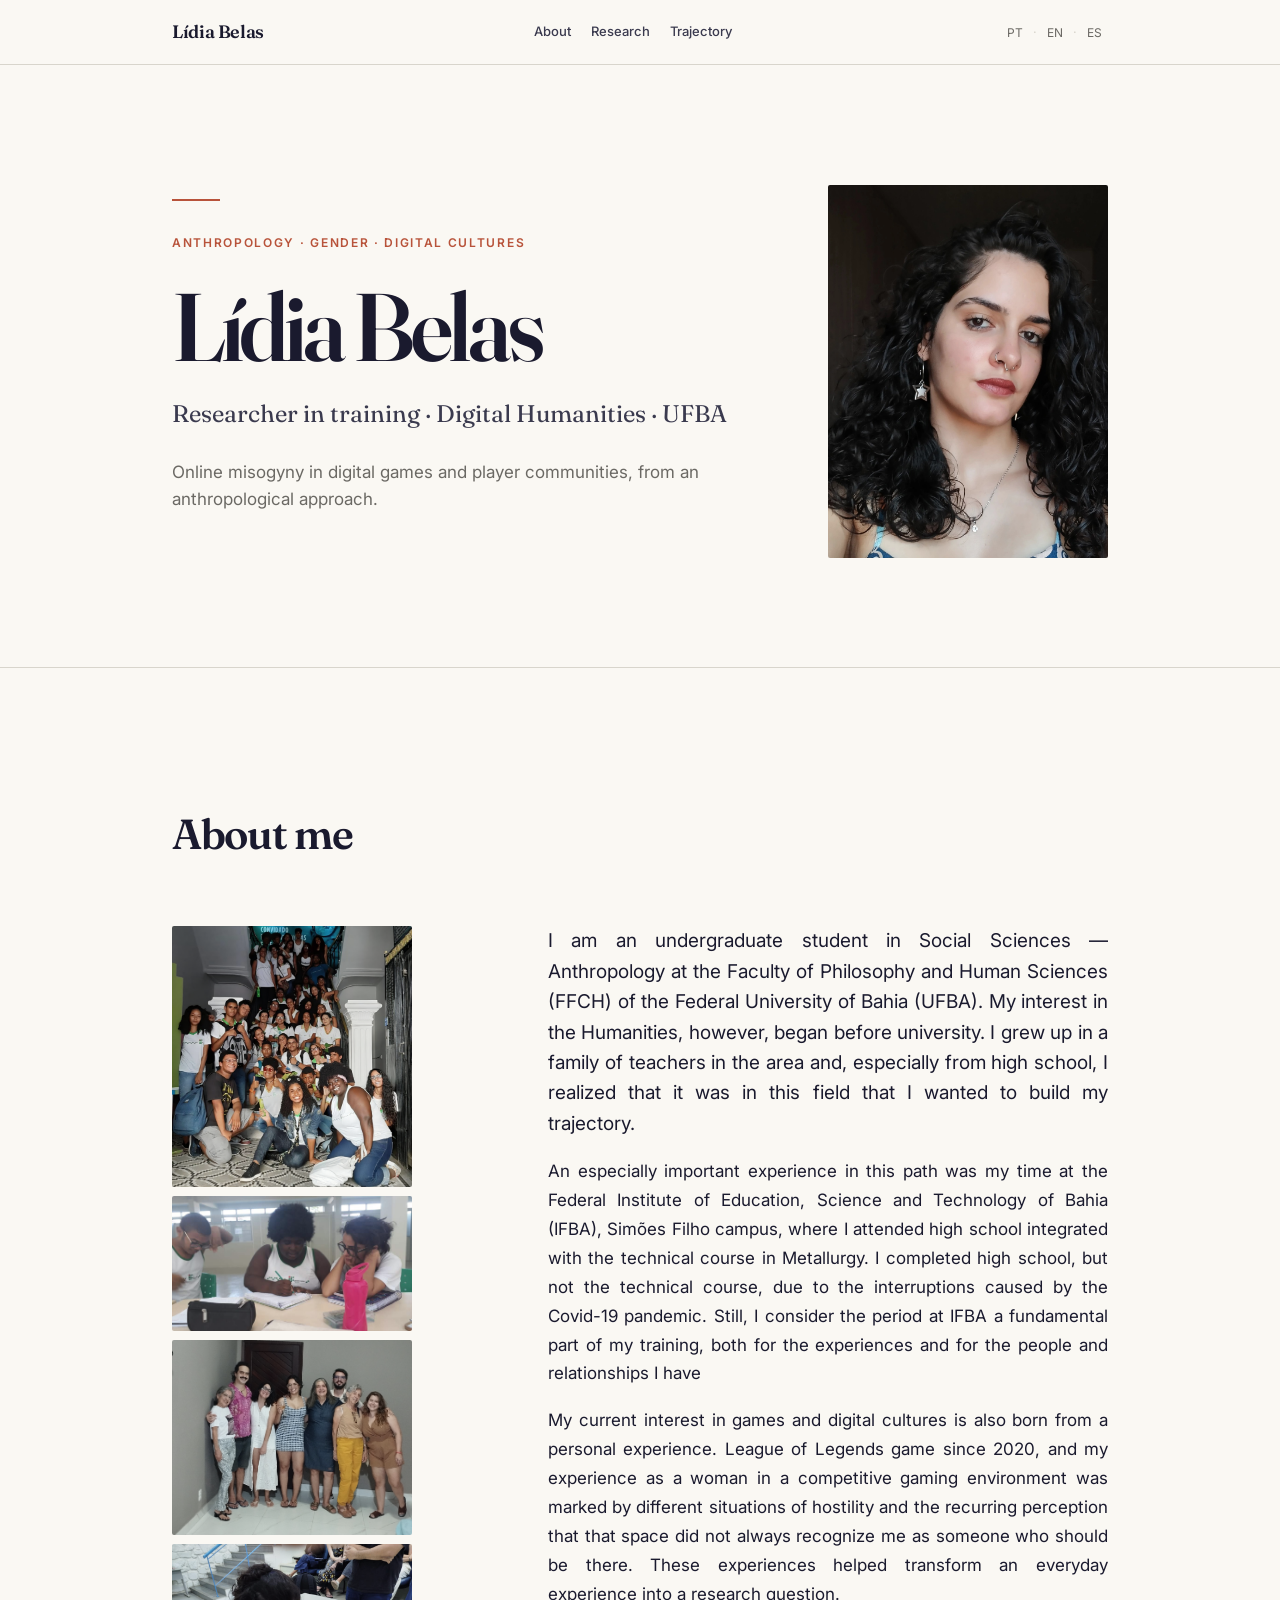
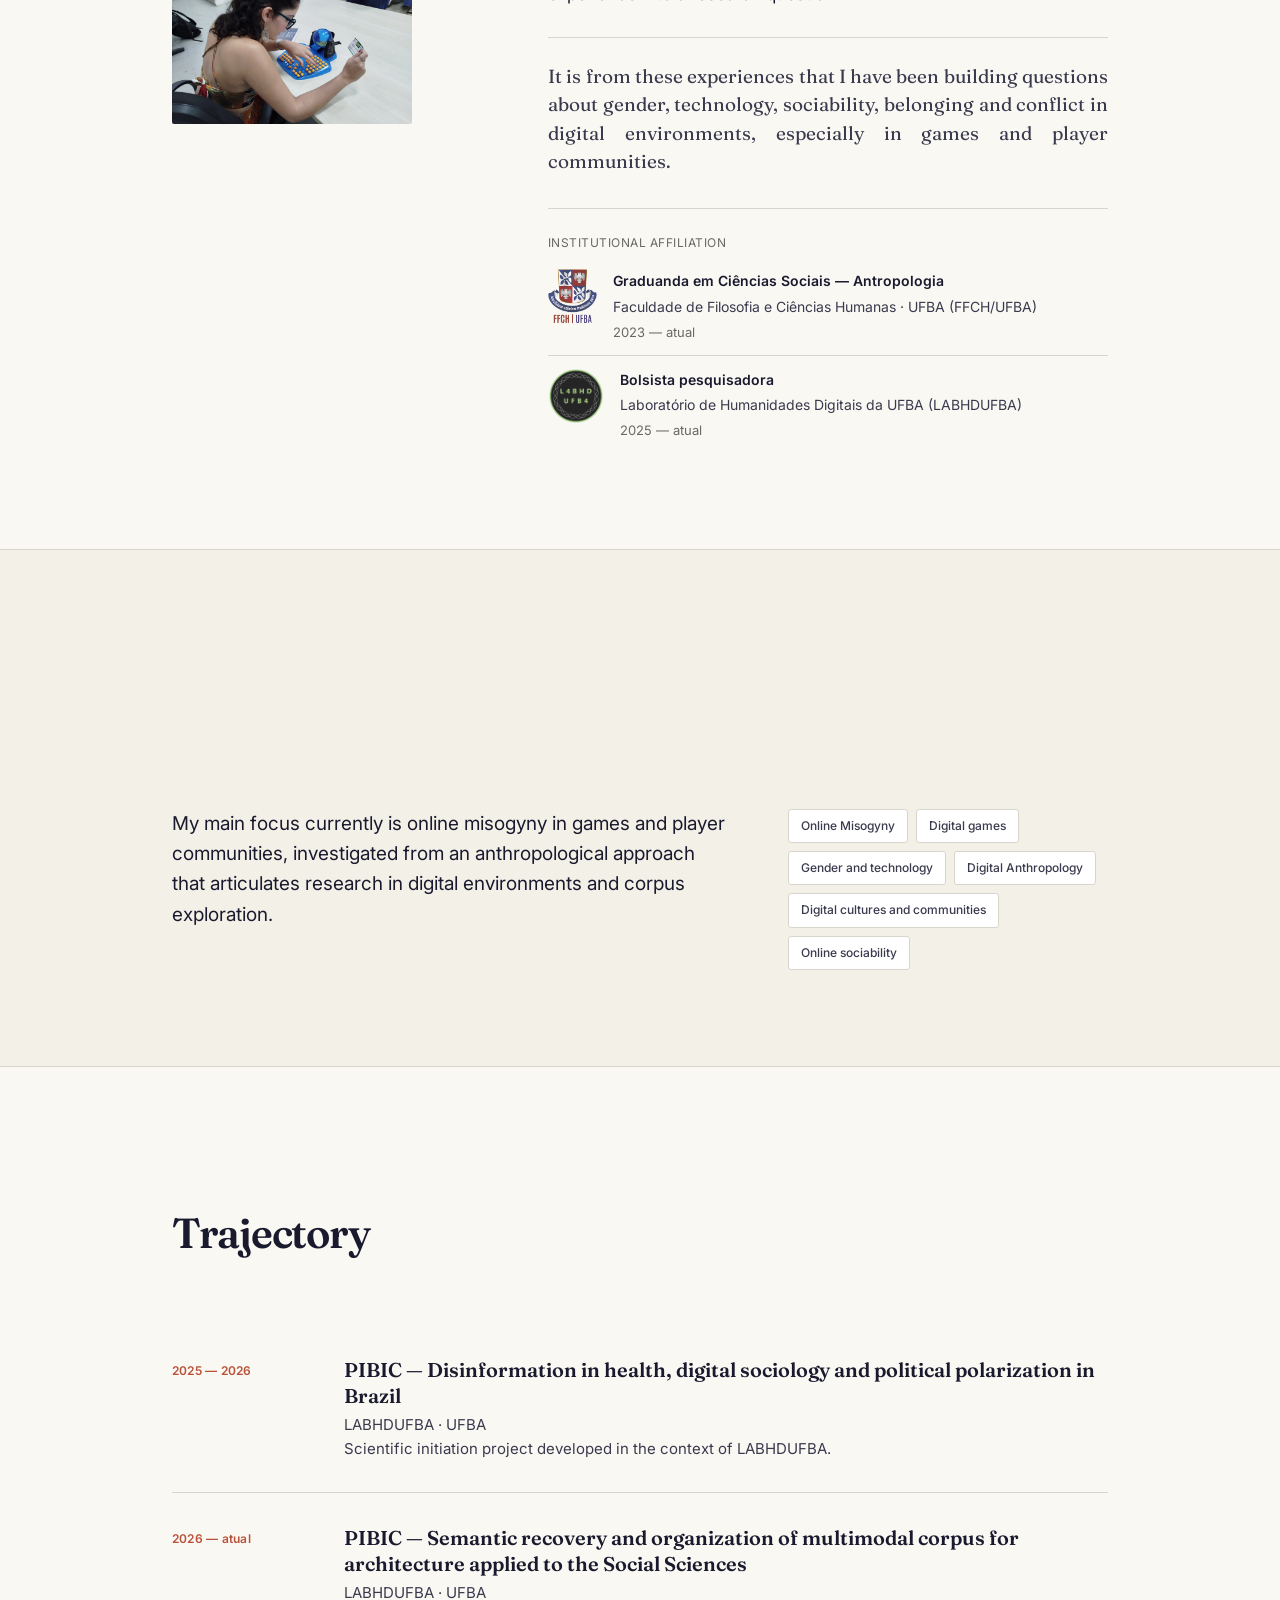
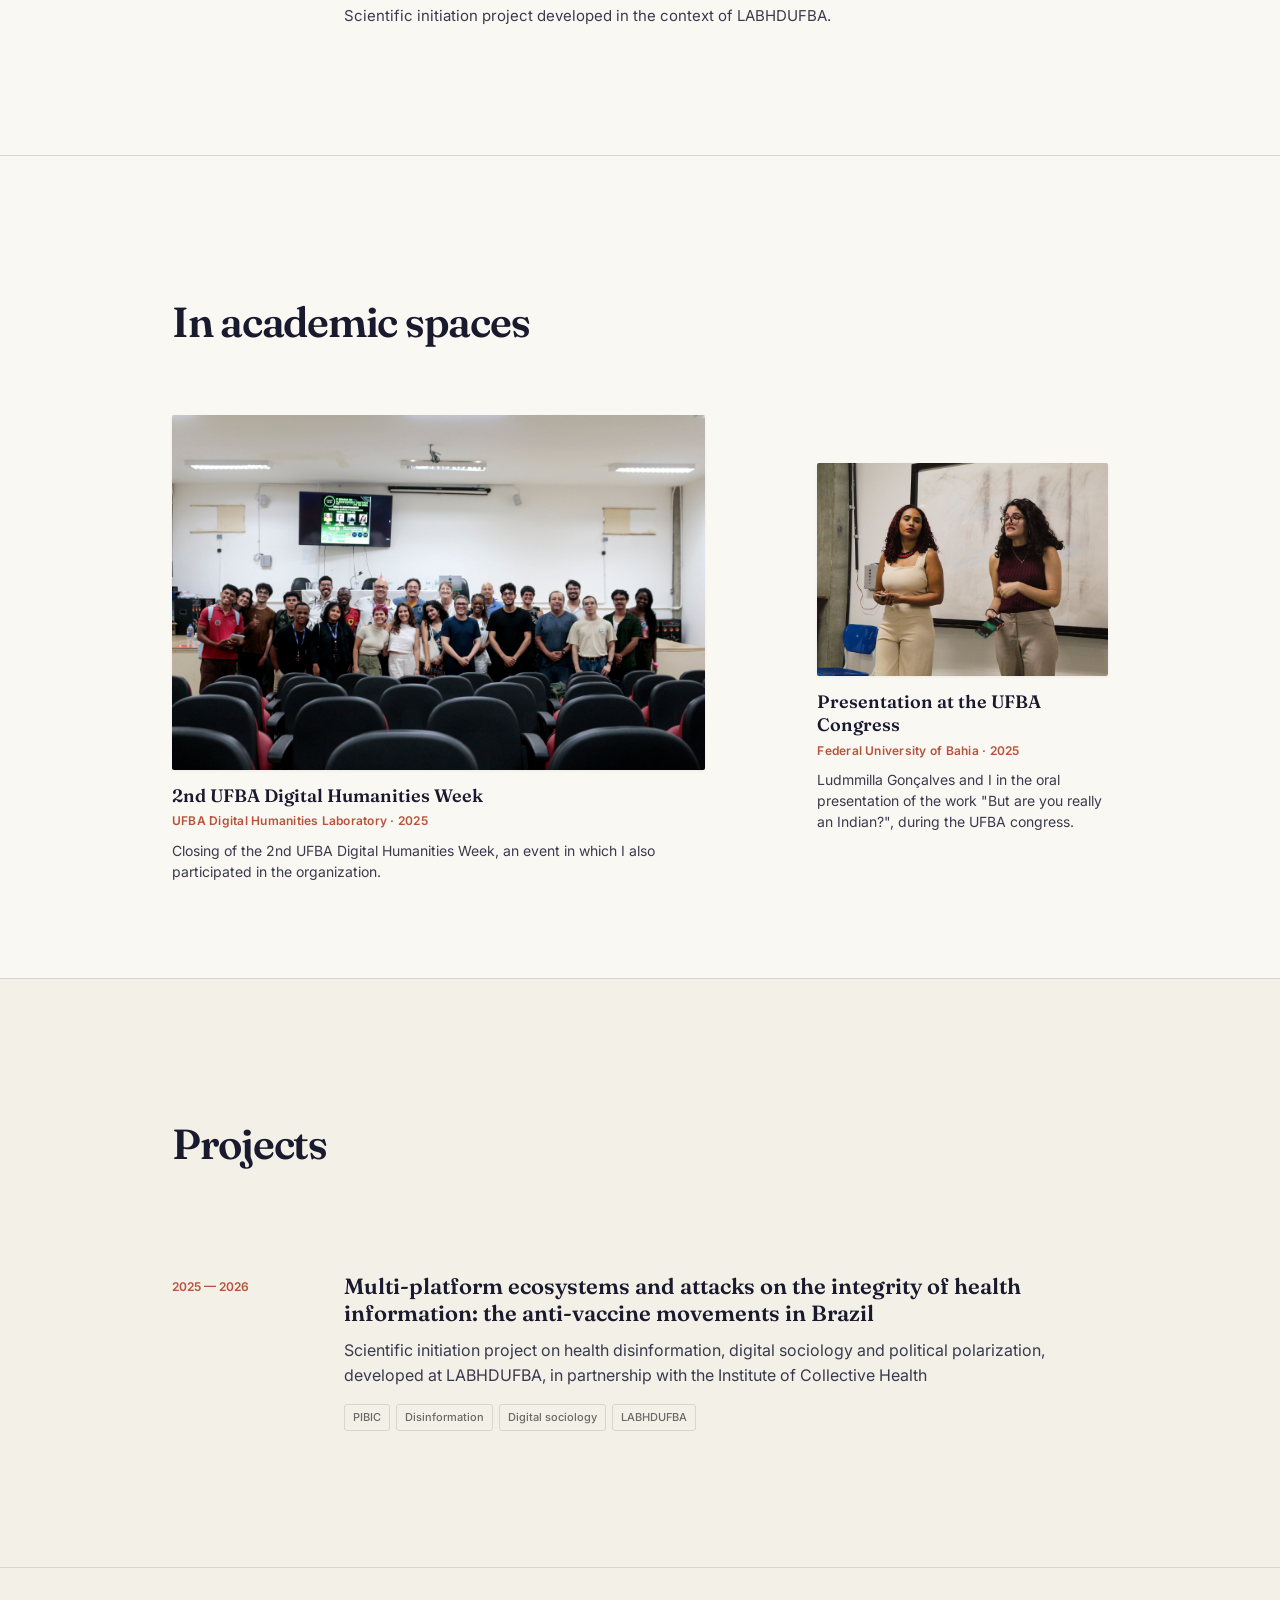
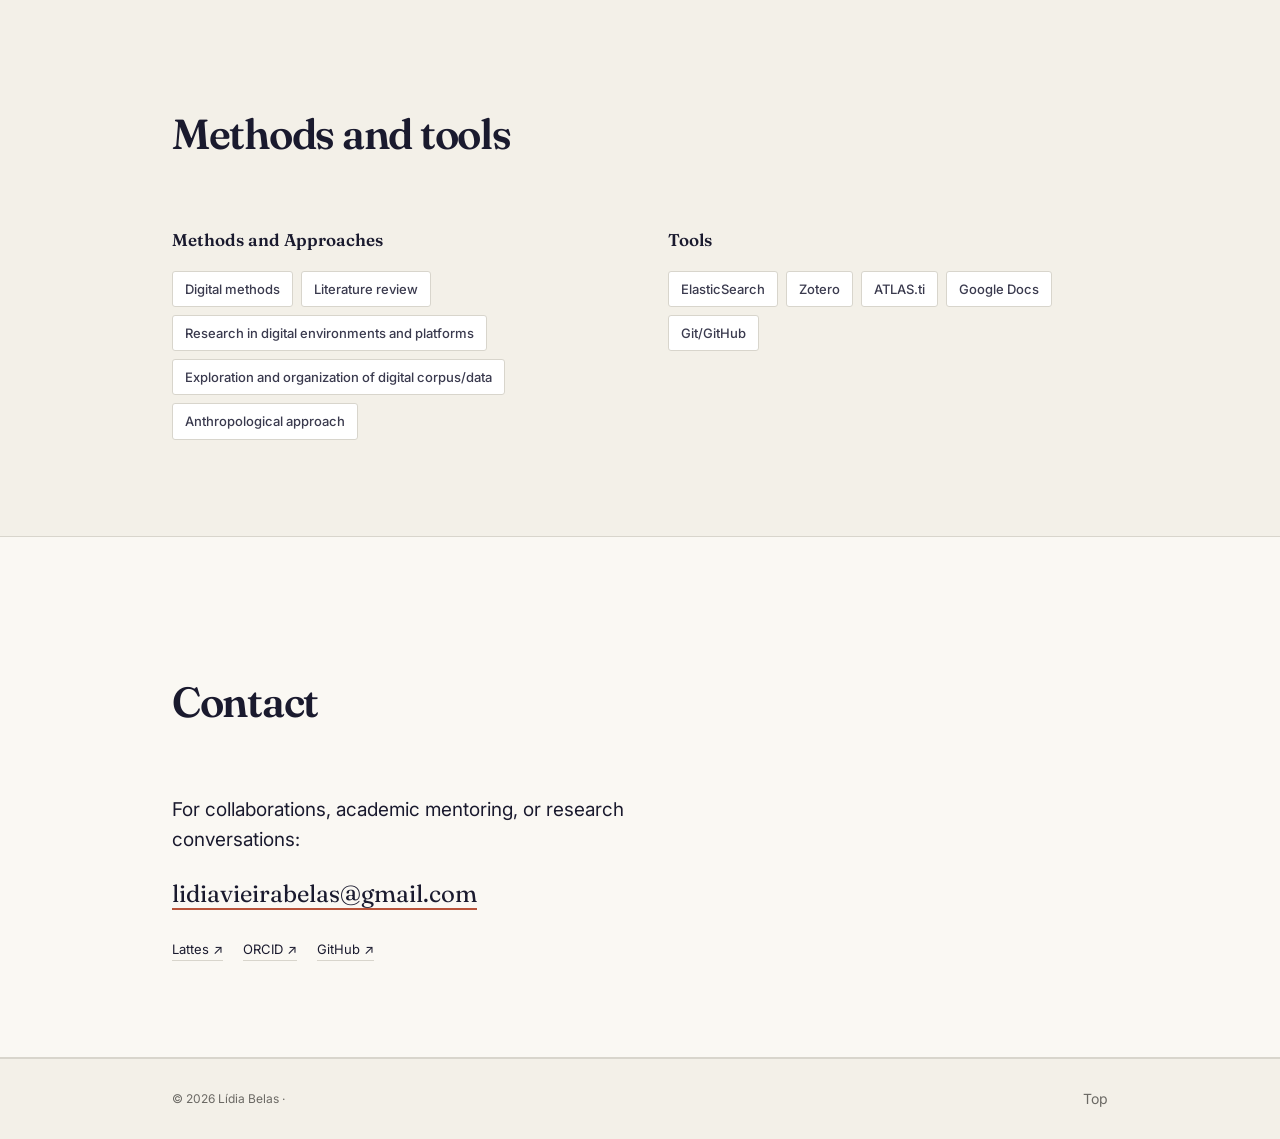
<file: index.html>
<!DOCTYPE html>
<html lang="pt-BR">
<head>
  <meta charset="UTF-8">
  <meta name="viewport" content="width=device-width, initial-scale=1.0">

  <!-- SEO -->
  <title>Lídia Belas — Pesquisadora · Antropologia Digital, Gênero e Culturas Digitais</title>
  <meta name="description" content="Lídia Belas — graduanda em Antropologia pela UFBA, bolsista PIBIC no LABHDUFBA. Pesquisa misoginia online, jogos digitais, gênero e tecnologia.">

  <!-- Open Graph -->
  <meta property="og:title" content="Lídia Belas — Antropologia Digital & Gênero">
  <meta property="og:description" content="Pesquisadora em formação · Humanidades Digitais · UFBA">
  <meta property="og:type" content="website">
  <meta property="og:url" content="https://lidibelas.github.io">
  <meta property="og:locale" content="pt_BR">
  <meta property="og:locale:alternate" content="en_US">
  <meta property="og:locale:alternate" content="es_ES">

  <!-- Twitter Card -->
  <meta name="twitter:card" content="summary">
  <meta name="twitter:title" content="Lídia Belas — Antropologia Digital & Gênero">
  <meta name="twitter:description" content="Pesquisadora em formação · Humanidades Digitais · UFBA">

  <!-- Canonical -->
  <link rel="canonical" href="https://lidibelas.github.io">
  <link rel="alternate" hreflang="pt" href="https://lidibelas.github.io">
  <link rel="alternate" hreflang="en" href="https://lidibelas.github.io/?lang=en">
  <link rel="alternate" hreflang="es" href="https://lidibelas.github.io/?lang=es">

  <!-- Favicon -->
  <link rel="icon" type="image/svg+xml" href="favicon.svg">

  <!-- Fonts -->
  <link rel="preconnect" href="https://fonts.googleapis.com">
  <link rel="preconnect" href="https://fonts.gstatic.com" crossorigin>
  <link href="https://fonts.googleapis.com/css2?family=Fraunces:opsz,wght@9..144,400;9..144,500;9..144,600;9..144,700&family=Inter:wght@400;500;600&display=swap" rel="stylesheet">

  <!-- Styles -->
  <link rel="stylesheet" href="styles.css">
</head>
<body>

  <a href="#main" class="skip-link" data-i18n="skipToContent">Pular para o conteúdo</a>

  <header class="site-header">
    <div class="shell header-inner">
      <a href="#top" class="wordmark">Lídia Belas</a>
      <nav class="site-nav" id="nav-menu" aria-label="Navegação principal"></nav>
      <div class="lang-switcher" id="lang-switcher" role="group" aria-label="Idioma"></div>
    </div>
  </header>

  <main id="main">

    <!-- Hero -->
    <section class="hero" id="top">
      <div class="shell hero-inner hero-grid">
        <div class="hero-content">
          <div class="hero-line"></div>
          <p class="hero-eyebrow" data-i18n="hero.eyebrow">Antropologia · Gênero · Culturas Digitais</p>
          <h1 class="hero-title">Lídia Belas</h1>
          <p class="hero-subtitle" data-i18n="hero.subtitle">Pesquisadora em formação · Humanidades Digitais · UFBA</p>
          <p class="hero-research" data-i18n="hero.research">Misoginia online em jogos digitais e comunidades de jogadores, a partir de uma abordagem antropológica.</p>
        </div>
        <div class="hero-photo" id="hero-photo"></div>
      </div>
    </section>

    <!-- Sobre -->
    <section class="section section-about" id="about">
      <div class="shell">
        <div class="section-header">
          <h2 class="section-label" data-i18n="about.label">Sobre</h2>
        </div>
        <div class="about-layout">
          <div class="about-photo" id="about-photo"></div>
          <div class="about-text">
            <p class="prose prose-lead" data-i18n="about.p1"></p>
            <p class="prose" data-i18n="about.p2"></p>
            <p class="prose" data-i18n="about.p3"></p>
            <p class="prose about-closing" data-i18n="about.p4"></p>
            <div class="about-affiliation" id="about-affiliation"></div>
          </div>
        </div>
      </div>
    </section>

    <!-- Agenda de pesquisa -->
    <section class="section section-research" id="research">
      <div class="shell">
        <div class="section-header">
          <h2 class="section-label" data-i18n="research.label">Agenda de pesquisa</h2>
        </div>
        <div class="research-layout">
          <div class="research-main">
            <p class="prose prose-lead" data-i18n="research.focus"></p>
          </div>
          <div class="research-keywords" id="research-keywords"></div>
        </div>
      </div>
    </section>

    <!-- Trajetória -->
    <section class="section section-trajectory" id="trajectory">
      <div class="shell">
        <div class="section-header">
          <h2 class="section-label" data-i18n="trajectory.label">Trajetória</h2>
        </div>
        <div class="timeline" id="timeline-container"></div>
      </div>
    </section>

    <!-- Registros -->
    <section class="section section-records" id="records" hidden>
      <div class="shell">
        <div class="section-header">
          <h2 class="section-label" data-i18n="records.label">Em espaços acadêmicos</h2>
        </div>
        <div class="records-container" id="records-container"></div>
      </div>
    </section>

    <!-- Projetos -->
    <section class="section section-projects" id="projects" hidden>
      <div class="shell">
        <div class="section-header">
          <h2 class="section-label" data-i18n="projects.label">Projetos</h2>
        </div>
        <div class="projects-list" id="projects-container"></div>
      </div>
    </section>

    <!-- Produção acadêmica -->
    <section class="section section-publications" id="publications" hidden>
      <div class="shell">
        <div class="section-header">
          <h2 class="section-label" data-i18n="publications.label">Produção acadêmica</h2>
        </div>
        <div class="publications-list" id="publications-container"></div>
      </div>
    </section>

    <!-- Métodos & ferramentas -->
    <section class="section section-methods" id="methods" hidden>
      <div class="shell">
        <div class="section-header">
          <h2 class="section-label" data-i18n="methods.label">Métodos & ferramentas</h2>
        </div>
        <div class="methods-layout" id="methods-container"></div>
      </div>
    </section>

    <!-- Contato -->
    <section class="section section-contact" id="contact" hidden>
      <div class="shell">
        <div class="section-header">
          <h2 class="section-label" data-i18n="contact.label">Contato</h2>
        </div>
        <div class="contact-content" id="contact-container"></div>
      </div>
    </section>

  </main>

  <footer class="site-footer">
    <div class="shell footer-inner">
      <span class="footer-text" id="footer-text"></span>
      <a href="#top" class="footer-back" data-i18n="footer.backTop">↑ topo</a>
    </div>
  </footer>

  <!-- Scripts -->
  <script src="config.js"></script>
  <script src="data/content.js"></script>
  <script src="data/records.js"></script>
  <script src="i18n.js"></script>
</body>
</html>
</file>
<file: styles.css>
/* ============================================
   styles.css — Estilos do site
   ============================================
   
   Para personalizar cores, fontes e espaçamentos,
   edite APENAS o bloco :root abaixo.
   Tudo o mais está em variáveis.
   ============================================ */

:root {
  /* --- Cores --- */
  --ink: #1a1a2e;           /* texto principal */
  --ink-soft: #3a3a4e;
  --paper: #faf8f3;         /* fundo quente */
  --paper-warm: #f3f0e8;    /* fundo alternativo */
  --card: #ffffff;
  --rule: #d8d5cc;          /* linhas */
  --muted: #6b6964;         /* texto secundário */
  --accent: #b8533a;        /* terracota */
  --accent-soft: rgba(184, 83, 58, 0.08);

  /* --- Tipografia --- */
  --font-display: 'Fraunces', Georgia, 'Times New Roman', serif;
  --font-body: 'Inter', -apple-system, BlinkMacSystemFont, sans-serif;
  --font-mono: ui-monospace, SFMono-Regular, Consolas, monospace;

  /* --- Layout --- */
  --max: 1000px;
  --gutter: 32px;
  --section-pad: 96px;
  --radius: 2px;
  --shadow: 0 1px 3px rgba(26, 26, 46, 0.06);
}

/* --- Reset --- */
*, *::before, *::after { box-sizing: border-box; }
html { scroll-behavior: smooth; }
body {
  margin: 0;
  background: var(--paper);
  color: var(--ink);
  font-family: var(--font-body);
  font-size: 17px;
  line-height: 1.7;
  -webkit-font-smoothing: antialiased;
  text-rendering: optimizeLegibility;
}

/* --- Skip link --- */
.skip-link {
  position: absolute;
  top: -40px;
  left: 0;
  background: var(--ink);
  color: var(--paper);
  padding: 8px 16px;
  font-size: 13px;
  z-index: 100;
  text-decoration: none;
}
.skip-link:focus { top: 0; }

/* --- Shell --- */
.shell {
  max-width: var(--max);
  margin: 0 auto;
  padding: 0 var(--gutter);
}

/* --- Header --- */
.site-header {
  border-bottom: 1px solid var(--rule);
  position: sticky;
  top: 0;
  z-index: 50;
  background: rgba(250, 248, 243, 0.96);
  backdrop-filter: blur(8px);
}
.header-inner {
  display: flex;
  align-items: center;
  justify-content: space-between;
  gap: 24px;
  min-height: 64px;
  flex-wrap: wrap;
}
.wordmark {
  font-family: var(--font-display);
  font-size: 18px;
  font-weight: 600;
  color: var(--ink);
  text-decoration: none;
  letter-spacing: -0.02em;
}
.site-nav {
  display: flex;
  gap: 20px;
  flex-wrap: wrap;
  font-size: 13px;
  font-weight: 500;
}
.site-nav a {
  color: var(--ink-soft);
  text-decoration: none;
  padding: 4px 0;
  border-bottom: 1px solid transparent;
  transition: border-color 0.2s, color 0.2s;
}
.site-nav a:hover, .site-nav a:focus-visible {
  color: var(--accent);
  border-color: var(--accent);
}
.lang-switcher {
  display: flex;
  align-items: center;
  gap: 4px;
  font-size: 12px;
  font-weight: 500;
}
.lang-btn {
  background: none;
  border: none;
  color: var(--muted);
  cursor: pointer;
  font-family: inherit;
  font-size: inherit;
  padding: 4px 6px;
  border-radius: 3px;
  transition: color 0.2s, background 0.2s;
}
.lang-btn:hover { color: var(--ink); }
.lang-btn.active {
  color: var(--accent);
  font-weight: 700;
}
.lang-sep { color: var(--rule); }

/* --- Hero --- */
.hero {
  padding: 120px 0 100px;
  border-bottom: 1px solid var(--rule);
  position: relative;
  overflow: hidden;
}
.hero-inner {
  position: relative;
  z-index: 1;
}
.hero-grid {
  display: grid;
  grid-template-columns: 1fr auto;
  gap: 56px;
  align-items: center;
}
.hero-content {
  min-width: 0;
}
.hero-photo {
  flex-shrink: 0;
}
.hero-photo-img {
  width: 280px;
  max-width: 280px;
  border-radius: var(--radius);
  filter: grayscale(10%);
  object-fit: cover;
  aspect-ratio: 3 / 4;
}
.hero-line {
  width: 48px;
  height: 2px;
  background: var(--accent);
  margin-bottom: 32px;
}
.hero-eyebrow {
  font-family: var(--font-body);
  font-size: 12px;
  letter-spacing: 0.14em;
  color: var(--accent);
  font-weight: 600;
  margin: 0 0 24px;
  text-transform: uppercase;
}
.hero-title {
  font-family: var(--font-display);
  font-size: clamp(52px, 9vw, 96px);
  line-height: 1.0;
  letter-spacing: -0.045em;
  font-weight: 600;
  margin: 0 0 20px;
  font-variation-settings: 'opsz' 144;
}
.hero-subtitle {
  font-family: var(--font-display);
  font-size: clamp(18px, 2.5vw, 24px);
  color: var(--ink-soft);
  margin: 0 0 24px;
  font-weight: 400;
}
.hero-research {
  font-family: var(--font-body);
  font-size: 17px;
  color: var(--muted);
  max-width: 540px;
  margin: 0 0 40px;
  line-height: 1.6;
}
.hero-links {
  display: flex;
  gap: 24px;
  flex-wrap: wrap;
  font-size: 13px;
  font-weight: 500;
}
.hero-link {
  color: var(--ink);
  text-decoration: none;
  padding: 4px 0;
  border-bottom: 1px solid var(--rule);
  transition: border-color 0.2s, color 0.2s;
}
.hero-link:hover {
  color: var(--accent);
  border-color: var(--accent);
}

/* --- Sections (general) --- */
.section {
  padding: var(--section-pad) 0;
  border-bottom: 1px solid var(--rule);
}
.section-about { background: var(--paper); }
.section-research { background: var(--paper-warm); }
.section-trajectory { background: var(--paper); }
.section-projects { background: var(--paper-warm); }
.section-publications { background: var(--paper); }
.section-methods { background: var(--paper-warm); }
.section-contact { background: var(--paper); }

.section-header {
  margin-bottom: 56px;
}
.section-label {
  font-family: var(--font-display);
  font-size: clamp(28px, 4vw, 42px);
  font-weight: 600;
  letter-spacing: -0.03em;
  color: var(--ink);
}

.prose { margin: 0 0 18px; }
.prose-lead {
  font-size: 19px;
  line-height: 1.6;
  color: var(--ink);
}

.text-link {
  color: var(--ink);
  text-decoration: none;
  border-bottom: 1px solid var(--rule);
  transition: border-color 0.2s, color 0.2s;
}
.text-link:hover {
  color: var(--accent);
  border-color: var(--accent);
}

/* --- About layout --- */
/* When about-photo is hidden (display:none), layout collapses to single column */
.about-layout {
  display: grid;
  grid-template-columns: minmax(180px, 0.8fr) minmax(0, 1.4fr);
  gap: 56px;
  align-items: start;
}
.about-layout.no-photo {
  grid-template-columns: 1fr;
}
.about-photo { display: flex; flex-direction: column; gap: 16px; }
.about-photo[hidden] { display: none; }
.about-photo img {
  width: 100%;
  max-width: 240px;
  border-radius: var(--radius);
  filter: grayscale(15%);
}
.about-text { text-align: justify; }
.about-closing {
  margin-top: 28px;
  padding-top: 24px;
  border-top: 1px solid var(--rule);
  font-family: var(--font-display);
  font-size: 19px;
  line-height: 1.5;
  color: var(--ink-soft);
  font-weight: 400;
}

/* --- Affiliation block with optional logo --- */
.about-affiliation {
  margin-top: 32px;
  padding-top: 24px;
  border-top: 1px solid var(--rule);
}
.aff-block {
  display: flex;
  align-items: flex-start;
  gap: 16px;
  padding: 12px 0;
}
.aff-block + .aff-block {
  border-top: 1px solid var(--rule);
}
.aff-logo-slot {
  flex-shrink: 0;
}
.aff-logo {
  max-height: 56px;
  max-width: 56px;
  width: auto;
  height: auto;
  opacity: 0.85;
  transition: opacity 0.2s;
}
.aff-logo-link:hover .aff-logo { opacity: 1; }
.aff-text { font-size: 14px; }
.aff-line { margin-bottom: 4px; color: var(--muted); font-size: 12px; letter-spacing: 0.04em; text-transform: uppercase; }
.aff-role { font-weight: 600; color: var(--ink); margin-bottom: 2px; }
.aff-lab { color: var(--ink-soft); margin-bottom: 2px; }
.aff-period { color: var(--muted); font-size: 13px; }

/* --- Research layout --- */
.research-layout {
  display: grid;
  grid-template-columns: minmax(0, 1.4fr) minmax(200px, 0.8fr);
  gap: 56px;
  align-items: start;
}
.research-main { }
.research-keywords {
  display: flex;
  flex-wrap: wrap;
  gap: 8px;
}
.keyword {
  font-size: 12px;
  font-weight: 500;
  color: var(--ink-soft);
  background: var(--card);
  border: 1px solid var(--rule);
  padding: 6px 12px;
  border-radius: 3px;
  transition: border-color 0.2s;
}
.keyword:hover { border-color: var(--accent); }

/* --- Timeline (Trajectory) --- */
.timeline {
  display: flex;
  flex-direction: column;
}
.timeline-item {
  display: grid;
  grid-template-columns: 140px 1fr;
  gap: 32px;
  padding: 32px 0;
  border-bottom: 1px solid var(--rule);
}
.timeline-item:last-child { border-bottom: none; }
.timeline-date {
  font-size: 12px;
  font-weight: 600;
  color: var(--accent);
  letter-spacing: 0.02em;
  padding-top: 4px;
}
.timeline-body h3 {
  font-family: var(--font-display);
  font-size: 20px;
  margin: 0 0 4px;
  font-weight: 600;
  line-height: 1.3;
}
.timeline-inst {
  font-size: 13px;
  color: var(--muted);
  margin: 0 0 8px;
}
.timeline-body p {
  margin: 0;
  color: var(--ink-soft);
  font-size: 15px;
  line-height: 1.55;
}

/* --- Projects --- */
.projects-list {
  display: flex;
  flex-direction: column;
  gap: 0;
}
.project-card {
  display: grid;
  grid-template-columns: 140px 1fr;
  gap: 32px;
  padding: 36px 0;
  border-bottom: 1px solid var(--rule);
}
.project-card:last-child { border-bottom: none; }
.project-period {
  font-size: 12px;
  font-weight: 600;
  color: var(--accent);
  padding-top: 4px;
}
.project-card h3 {
  font-family: var(--font-display);
  font-size: 22px;
  margin: 0 0 10px;
  font-weight: 600;
  line-height: 1.25;
}
.project-card p {
  margin: 0;
  color: var(--ink-soft);
  font-size: 16px;
  line-height: 1.55;
}
.project-tags { margin-top: 14px; }
.project-tag {
  display: inline-block;
  font-size: 11px;
  font-weight: 500;
  color: var(--muted);
  border: 1px solid var(--rule);
  padding: 3px 8px;
  border-radius: 3px;
  margin-right: 6px;
  margin-bottom: 4px;
}

/* --- Publications --- */
.pub-entry {
  padding: 24px 0;
  border-bottom: 1px solid var(--rule);
}
.pub-entry:last-child { border-bottom: none; }
.pub-meta {
  font-size: 12px;
  font-weight: 600;
  color: var(--accent);
  margin-bottom: 6px;
}
.pub-entry h3 {
  font-family: var(--font-display);
  font-size: 19px;
  margin: 0 0 6px;
  font-weight: 600;
  line-height: 1.3;
}
.pub-authors {
  font-size: 14px;
  color: var(--muted);
  margin: 0 0 8px;
}

/* --- Methods --- */
.methods-layout {
  display: grid;
  grid-template-columns: 1fr 1fr;
  gap: 56px;
}
.method-group h3 {
  font-family: var(--font-display);
  font-size: 17px;
  margin: 0 0 16px;
  font-weight: 600;
}
.method-list {
  list-style: none;
  padding: 0;
  margin: 0;
  display: flex;
  flex-wrap: wrap;
  gap: 8px;
}
.method-list li {
  font-size: 13px;
  font-weight: 500;
  color: var(--ink-soft);
  background: var(--card);
  border: 1px solid var(--rule);
  padding: 6px 12px;
  border-radius: 3px;
}

/* --- Contact --- */
.contact-content { max-width: 560px; }
.contact-email {
  font-family: var(--font-display);
  font-size: 24px;
  color: var(--ink);
  text-decoration: none;
  border-bottom: 2px solid var(--accent);
  transition: color 0.2s;
}
.contact-email:hover { color: var(--accent); }
.contact-social {
  margin-top: 24px;
  display: flex;
  gap: 20px;
  flex-wrap: wrap;
  font-size: 13px;
}

/* --- Footer --- */
.site-footer {
  padding: 28px 0;
  border-top: 1px solid var(--rule);
  background: var(--paper-warm);
}
.footer-inner {
  display: flex;
  justify-content: space-between;
  align-items: center;
  gap: 16px;
  flex-wrap: wrap;
}
.footer-text {
  font-size: 12px;
  color: var(--muted);
}
.footer-back {
  font-size: 14px;
  color: var(--muted);
  text-decoration: none;
  transition: color 0.2s;
}
.footer-back:hover { color: var(--accent); }

/* --- Scroll reveal --- */
.reveal {
  opacity: 0;
  transform: translateY(16px);
  transition: opacity 0.5s ease, transform 0.5s ease;
}
.reveal.visible {
  opacity: 1;
  transform: translateY(0);
}

/* --- Records (Em espaços acadêmicos) --- */
.section-records { background: var(--paper); }
.records-container { }
.records-grid {
  display: grid;
  grid-template-columns: repeat(12, 1fr);
  gap: 32px;
  align-items: start;
}
.record-card {
  margin: 0;
}
.record-featured {
  grid-column: 1 / 8;
}
.record-card:not(.record-featured) {
  grid-column: 9 / 13;
}
/* When there's only 1 record, make it full width */
.records-grid:has(> .record-card:only-child) .record-card {
  grid-column: 1 / 9;
}
/* When there are 2 records, second is smaller */
.records-grid > .record-card:nth-child(2):not(.record-featured) {
  grid-column: 9 / 13;
  margin-top: 48px;
}
/* 3rd+ records alternate */
.records-grid > .record-card:nth-child(3) {
  grid-column: 1 / 6;
  margin-top: 32px;
}
.records-grid > .record-card:nth-child(4) {
  grid-column: 7 / 13;
  margin-top: 32px;
}
.record-image-wrap {
  overflow: hidden;
  border-radius: var(--radius);
  box-shadow: var(--shadow);
}
.record-image-wrap a {
  display: block;
  text-decoration: none;
}
.record-img {
  display: block;
  width: 100%;
  height: auto;
  transition: transform 0.4s ease;
}
.record-card:hover .record-img {
  transform: scale(1.02);
}
.record-caption {
  margin-top: 14px;
}
.record-title {
  font-family: var(--font-display);
  font-size: 18px;
  font-weight: 600;
  color: var(--ink);
  margin-bottom: 4px;
  line-height: 1.3;
}
.record-meta {
  font-size: 12px;
  font-weight: 600;
  color: var(--accent);
  letter-spacing: 0.02em;
  margin-bottom: 8px;
}
.record-desc {
  font-size: 14px;
  color: var(--ink-soft);
  line-height: 1.5;
  margin: 0;
}

@media (max-width: 768px) {
  .records-grid {
    display: flex;
    flex-direction: column;
    gap: 28px;
  }
  .record-featured,
  .record-card:not(.record-featured),
  .records-grid > .record-card:nth-child(n) {
    grid-column: auto;
    margin-top: 0;
  }
  :root {
    --gutter: 20px;
    --section-pad: 56px;
  }
  .header-inner {
    flex-direction: column;
    align-items: flex-start;
    gap: 10px;
    padding: 10px 0;
  }
  .site-nav { gap: 12px; font-size: 12px; }
  .lang-switcher { align-self: flex-end; }
  .hero { padding: 64px 0 56px; }
  .hero-grid {
    grid-template-columns: 1fr;
    gap: 32px;
  }
  .hero-photo-img {
    width: 200px;
    max-width: 60vw;
  }
  .about-layout {
    grid-template-columns: 1fr;
    gap: 32px;
  }
  .research-layout {
    grid-template-columns: 1fr;
    gap: 24px;
  }
  .timeline-item {
    grid-template-columns: 1fr;
    gap: 6px;
  }
  .project-card {
    grid-template-columns: 1fr;
    gap: 8px;
  }
  .methods-layout {
    grid-template-columns: 1fr;
    gap: 32px;
  }
}

@media (max-width: 480px) {
  .hero-links { gap: 14px; }
}

/* --- Reduced motion --- */
@media (prefers-reduced-motion: reduce) {
  *, *::before, *::after {
    animation-duration: 0.01ms !important;
    animation-iteration-count: 1 !important;
    transition-duration: 0.01ms !important;
    scroll-behavior: auto !important;
  }
  .reveal { opacity: 1; transform: none; }
}

:focus-visible {
  outline: 2px solid var(--accent);
  outline-offset: 3px;
}
</file>
